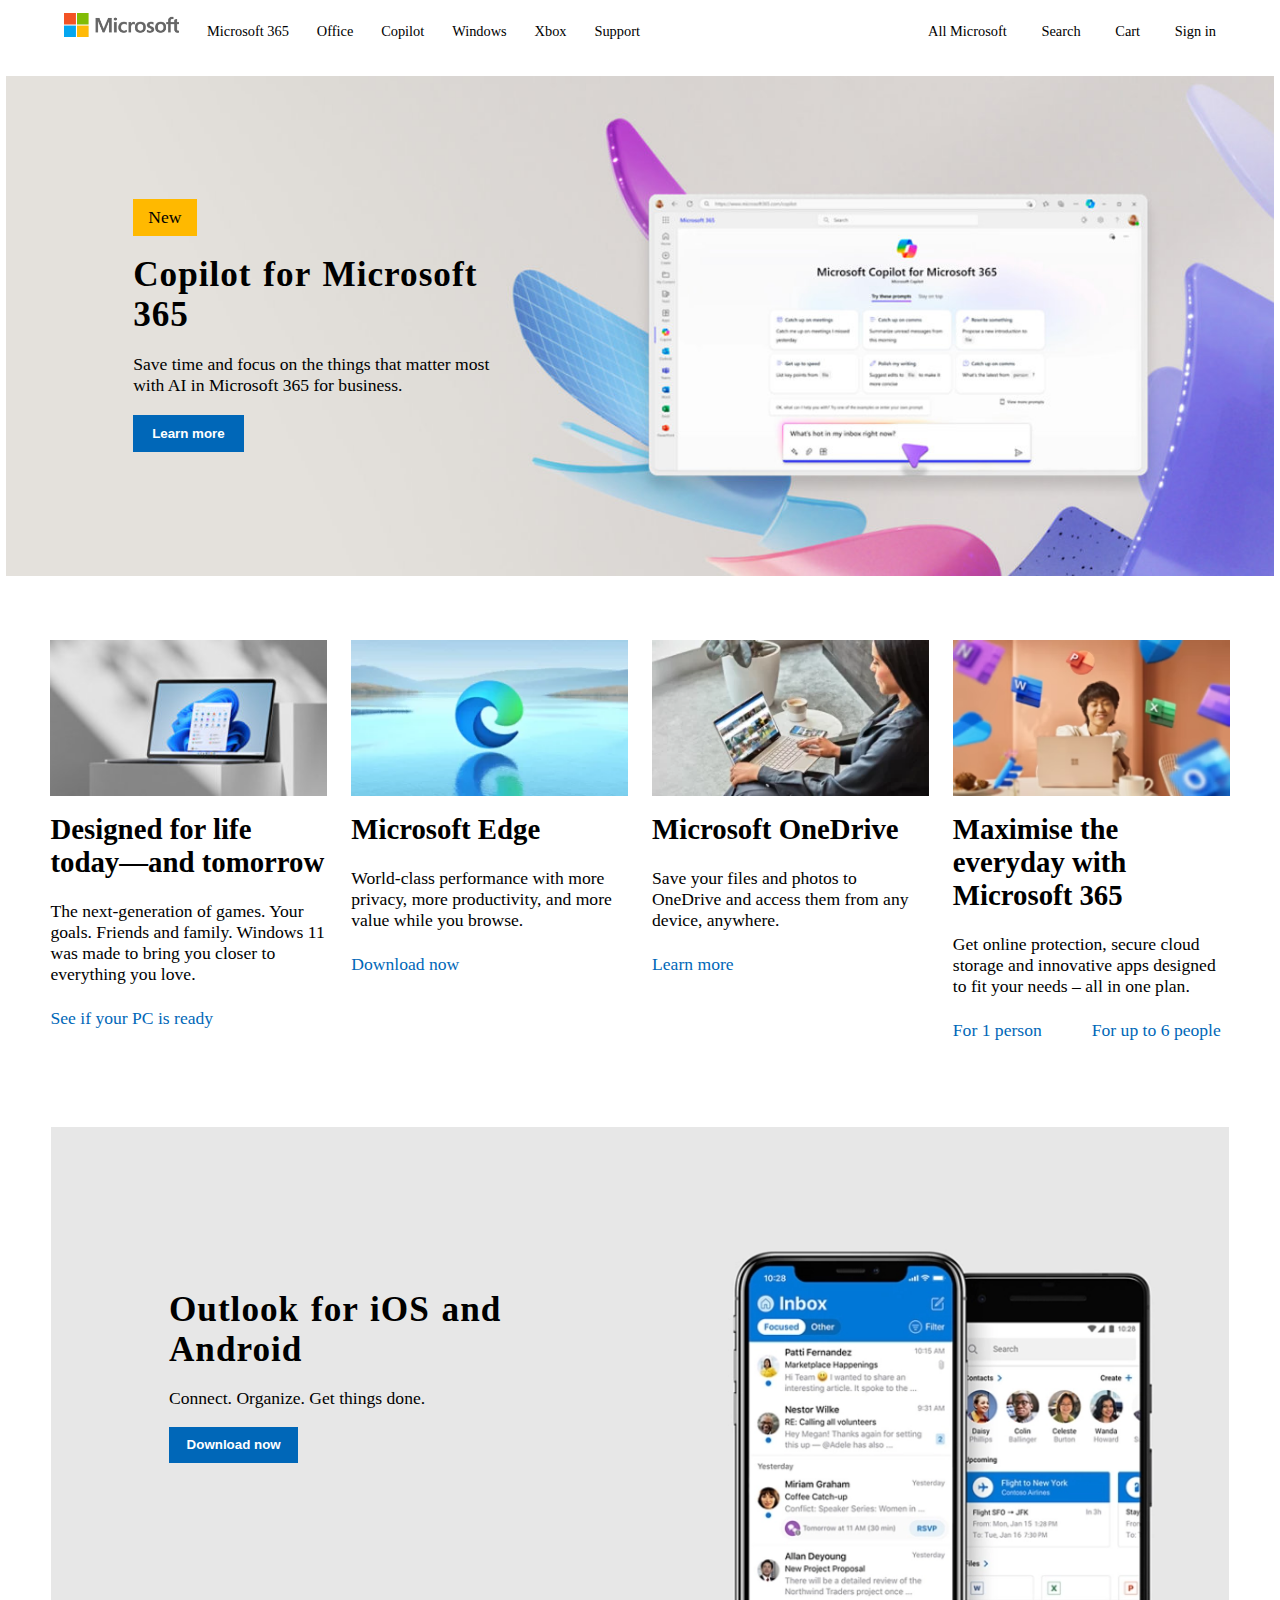
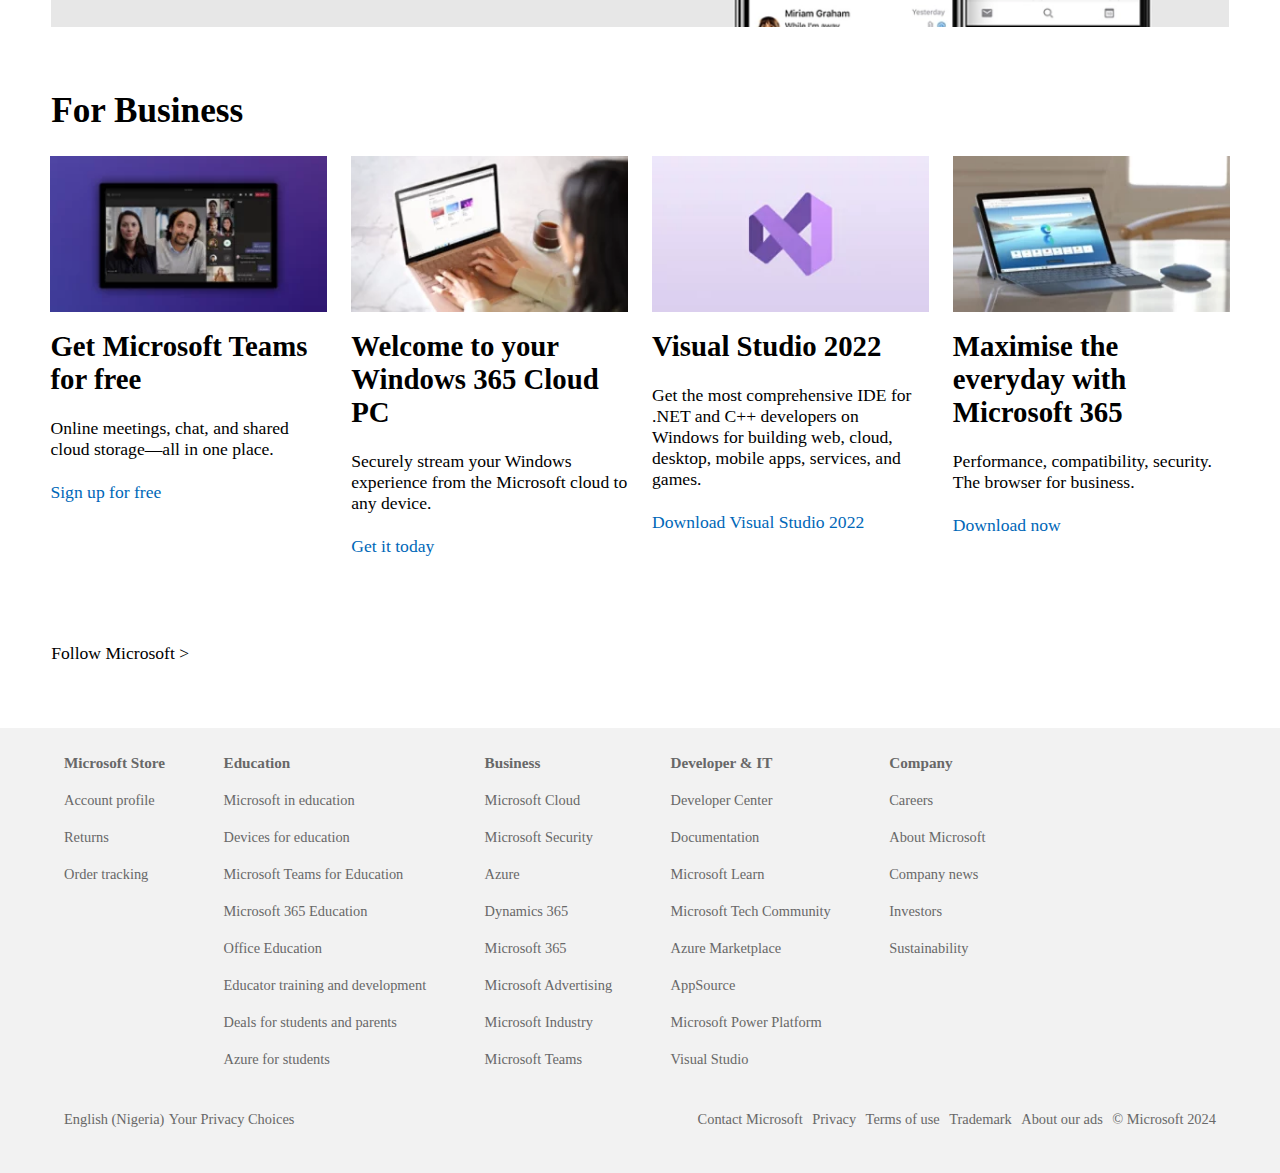
<file: index.html>
<!DOCTYPE html>
<html lang="en">
<head>
    <meta charset="UTF-8">
    <meta http-equiv="X-UA-Compatible" content="IE=edge">
    <meta name="viewport" content="width=device-width, initial-scale=1.0">
    <title>Microsoft</title>
    <link rel="stylesheet" href="./style.css">
</head>
<body>
    <header>
        <nav class="flex">
            <ul class="ul1 flex">
                <li class="logo"><img src="./images/logo.png" alt=""></li>
                <li>Microsoft 365</li>
                <li>Office</li>
                <li>Copilot</li>
                <li>Windows</li>
                <li>Xbox</li>
                <li>Support</li>
            </ul>
            <ul class="ul2 flex">
                <li>All Microsoft</li>
                <li>Search</li>
                <li>Cart</li>
                <li>Sign in</li>
            </ul>
        </nav>
    </header>
    <main>
        <section class="section1">
            <div>
                <p class="new">New</p>
                <h1>Copilot for Microsoft 365</h1>
                <p class="paragraph">Save time and focus on the things that matter most with AI in Microsoft 365 for business.</p>
                <button>Learn more</button>
            </div>
        </section>

        <section class="section2 flex">
            <div class="flex-items">
                <img src="./images/gldn-CP-Windows11-GlobalLaunch.jpeg" alt="">
                <h1>Designed for life today—and tomorrow</h1>
                <p>The next-generation of games. 
                    Your goals. Friends and family. Windows 11 was made 
                    to bring you closer to everything you love.</p>
                <p class="blue">See if your PC is ready</p>
            </div>
            <div class="flex-items">
                <img src="./images/gldn-MSFT-CP-Edge.webp" alt="">
                <h1>Microsoft Edge</h1>
                <p>World-class performance with more privacy, more productivity, and more value while you browse.</p>
                <p class="blue">Download now</p>
            </div>
            <div class="flex-items">
                <img src="./images/gldn-Soft-CP-OneDriveCampaignRefresh-2.webp" alt="">
                <h1>Microsoft OneDrive                </h1>
                <p>Save your files and photos to OneDrive and access them from any device, anywhere.</p>
                <p class="blue">Learn more</p>
            </div>
            <div class="flex-items">
                <img src="./images/Content-Card-Microsoft-365-Lifestyle-Sandstone-Icon-Toss.avif" alt="">
                <h1>Maximise the everyday with Microsoft 365</h1>
                <p>Get online protection, secure cloud storage and innovative apps designed to fit your needs – all in one plan. </p>
                <div class="flex">
                    <p class="blue">For 1 person</p>
                    <p class="blue right">For up to 6 people</p>
                </div>

            </div>
            
        </section>

        <section class="section1 section3">
            <div>
                <h1>Outlook for iOS and Android</h1>
                <p class="paragraph">Connect. Organize. Get things done.</p>
                <button>Download now</button>
            </div>
        </section>

        <h1 class="business">For Business</h1>
        <section class="section2 section4 flex">
            <div class="flex-items">
                <img src="./images/gldn-CP-Microsoft-Teams-Commercial.webp" alt="">
                <h1>Get Microsoft Teams for free</h1>
                <p>Online meetings, chat, and shared cloud storage—all in one place.</p>
                <p class="blue">Sign up for free</p>
            </div>
            <div class="flex-items">
                <img src="./images/JIC-DPS-CP01.webp" alt="">
                <h1>Welcome to your Windows 365 Cloud PC</h1>
                <p>Securely stream your Windows experience from the Microsoft cloud to any device.</p>
                <p class="blue">Get it today</p>
            </div>
            <div class="flex-items">
                <img src="./images/Content-Card-Visual-Studio-Icon.webp" alt="">
                <h1>Visual Studio 2022</h1>
                <p>Get the most comprehensive IDE for .NET and C++ developers on 
                    Windows for building web, cloud, desktop, mobile apps, services, and games.</p>
                <p class="blue">Download Visual Studio 2022</p>
            </div>
            <div class="flex-items">
                <img src="./images/gldn-Apps-CP-EdgeBingLifeStyle.webp" alt="">
                <h1>Maximise the everyday with Microsoft 365</h1>
                <p>Performance, compatibility, security. The browser for business. </p>
                <p class="blue">Download now</p>


            </div>
            
        </section>
        <p class="follow">Follow Microsoft ></p>
    </main>

    <footer>
        <div class="footer flex">
            <ul>
                <li class="bold">Microsoft Store</li>
                <li>Account profile</li>
                <li>Returns</li>
                <li>Order tracking</li>
            </ul>
            <ul>
                <li class="bold">Education</li>
                <li>Microsoft in education</li>
                <li>Devices for education</li>
                <li>Microsoft Teams for Education</li>
                <li>Microsoft 365 Education</li>
                <li>Office Education</li>
                <li>Educator training and development</li>
                <li>Deals for students and parents</li>
                <li>Azure for students</li>
            </ul>
            <ul>
                <li class="bold">Business</li>
                <li>Microsoft Cloud</li>
                <li>Microsoft Security</li>
                <li>Azure</li>
                <li>Dynamics 365</li>
                <li>Microsoft 365</li>
                <li>Microsoft Advertising</li>
                <li>Microsoft Industry</li>
                <li>Microsoft Teams</li>
            </ul>
            <ul>
                <li class="bold">Developer & IT</li>
                <li>Developer Center</li>
                <li>Documentation</li>
                <li>Microsoft Learn</li>
                <li>Microsoft Tech Community</li>
                <li>Azure Marketplace</li>
                <li>AppSource</li>
                <li>Microsoft Power Platform</li>
                <li>Visual Studio</li>
            </ul>
            <ul>
                <li class="bold">Company</li>
                <li>Careers</li>
                <li>About Microsoft</li>
                <li>Company news</li>
                <li>Investors</li>
                <li>Sustainability</li>
            </ul>
        </div>
        <div class="flex">
            <ul class="flex ul1">
                <li>English (Nigeria)</li>
                <li>Your Privacy Choices</li>
            </ul>
            <ul class="flex ul2">
                <li>Contact Microsoft</li>
                <li>Privacy</li>
                <li>Terms of use</li>
                <li>Trademark</li>
                <li>About our ads</li>
                <li> &copy Microsoft 2024</li>
            </ul>
        </div>
    </footer>


</body>
</html>
</file>
<file: style.css>
*{
    box-sizing: border-box;
    padding: 0;
    margin: 0;
    list-style: none;
}

.flex{
    display: flex;
}
nav{
    justify-content: space-between;
    padding: 1% 5% 0;
}
nav .ul1{
    width: 50%;
    justify-content: space-between;

}
nav .ul2{
    width: 25%;
    justify-content: space-between;

}
nav li{
    line-height: 2.5;
    /* color: #686868; */
    font-size: .9em;
}
.logo{
    width: 20%;
}
.logo img{
    width: 100%;
}

.section1{
    height: 500px;
    width: 99vw;
    margin: 2% auto;
    display: flex;
    flex-direction: column;
    justify-content: center;
    background-image: url(./images/Highlight-Copilot-Commercial_VP4-1399x600.jpeg);
    background-position: 50%;
    background-repeat: no-repeat;
    background-size: cover;
}

.section1 div{
    width: 30%;
    height: 80%;
    display: flex;
    flex-direction: column;
    justify-content: center;
    margin: 0 10%;
}

.section1 div .new{
    padding: 2% 4%;
    background-color: #ffb900;
    width: fit-content;
    margin-bottom: 5%;
}

.section1 div h1{
    font-size: 2.2em;
    letter-spacing: 1px;
    word-spacing: 2px;

}
.section1 div .paragraph{
    margin: 5% 0;

}
.section1 button{
    width: fit-content;
    color: white;
    background-color: #0067b8;
    border: none;
    padding: 3% 5%;
    font-weight: 600;
}

.section2{
    width: 94vw;
    margin: 5% auto;
}
.section4{
    margin: 2% auto 5% !important;

}

.flex-items{
    margin: 0 1%;
    width: 25%;
}
.flex-items h1{
    font-size: 1.8em;
}
.flex-items img{
    width: 100%;
    margin-bottom: 5%;
}
.flex-items p{
    margin: 8% 0;
}
.blue{
    color: #0067b8;
    margin-top: 0 !important;
}
.right{
    margin-left: 50px !important;
}

.section3{
    background-image: url(./images/gldn-Hero-MSCOM-Outlook-iOS-Android_VP4-1260x600.webp) !important;
    width: 92vw;
    margin: 2% auto 5%;

}
.business{
    font-size: 2.2em;
    margin: 2% auto 0;
    width: 92vw;
}
.follow{
    margin: 2% auto 0;
    width: 92vw;
}
p{
    font-size: 1.1em;
}
.bold{
    font-weight: 800;
    font-size: .95em;
}

footer{
    background-color: #f2f2f2;
    padding: 2% 5%;
    margin-top: 5%;
    color: #686868;
}
footer li{
    margin-bottom: 20px;
    font-size: .9em;
}
.footer{
    width: 80%;
    justify-content: space-between;
}
footer :nth-child(2){
    justify-content: space-between;
}

footer .ul1{
    width: 20%;
    justify-content: space-between;
    margin: 2% 0 0;

}
footer .ul2{
    width: 45%;
    justify-content: space-between;
    margin: 2% 0 0;

}

@media screen and (max-width: 800px) {
    .flex{
        display: block;
    }

    .flex-items{
        width: 90%;
        margin: auto;
    }
    .section1 div{
        width: 70%;
    }
}
</file>
